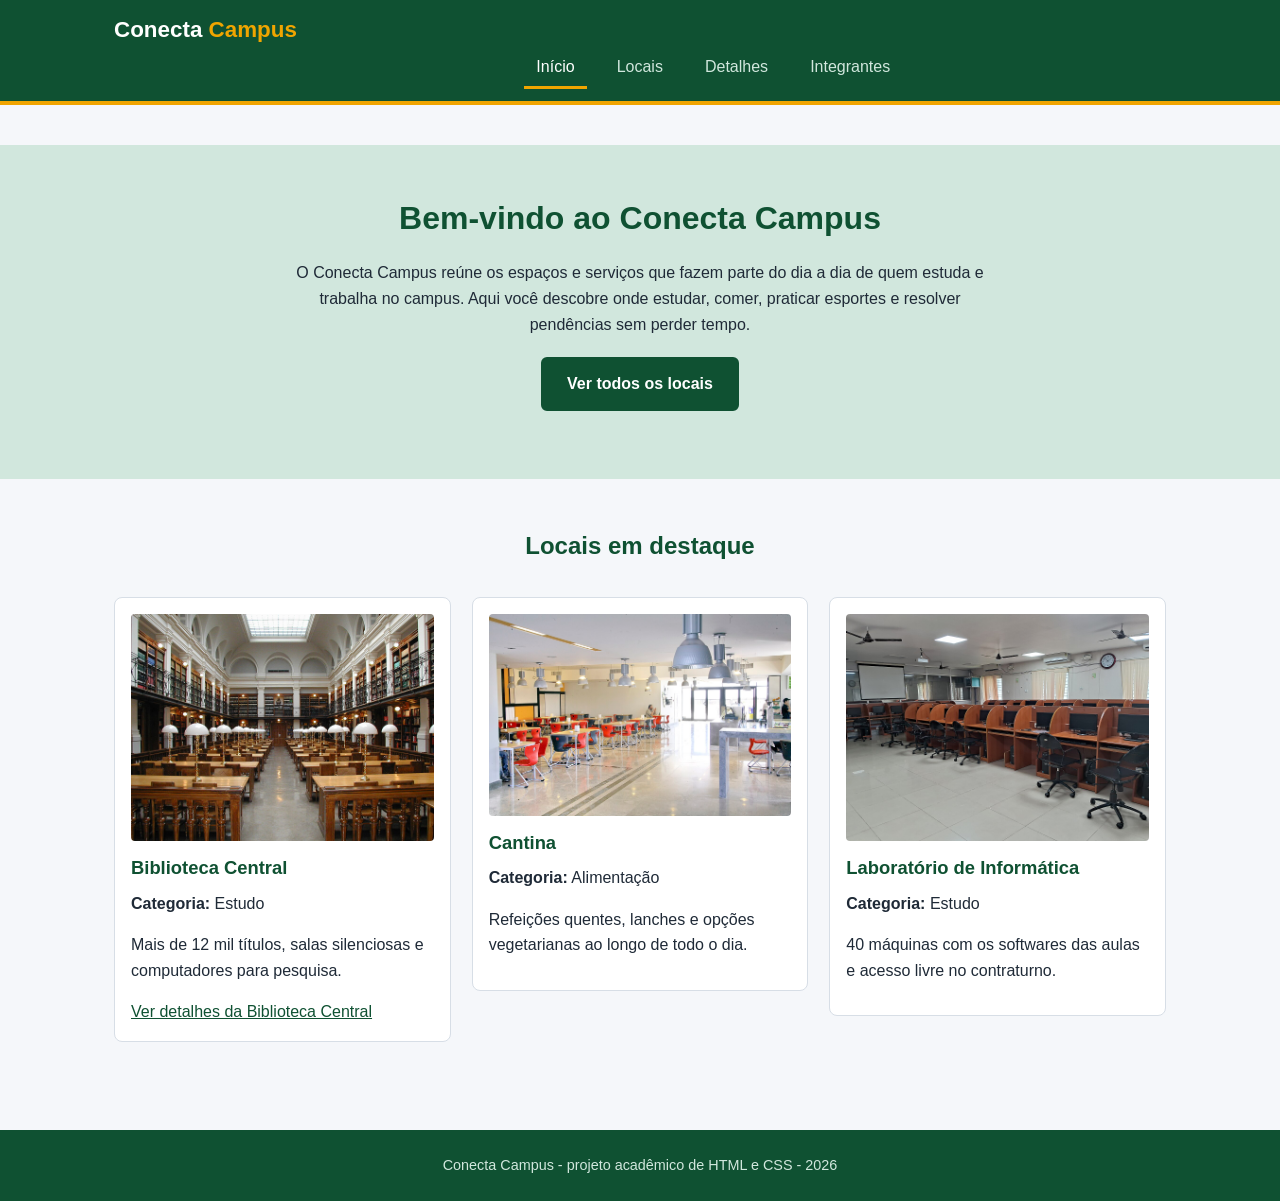
<file: index.html>
<!--
INTEGRANTES DO GRUPO
RM574943-ENZO BARBOSA FRASCA
RM575056-EVERSON DOMINGOS JUNIOR
RM575724-JOÃO GABRIEL DA SILVA LEITE
RM574448-CARLOS EDUARDO SCHMIDT COHEN
RM574414-MIGUEL FREIRE TREVISAN
-->
<!DOCTYPE html>
<html lang="pt-BR">
<head>
  <meta charset="UTF-8">
  <title>Início - Conecta Campus</title>
  <link rel="stylesheet" href="css/style.css">
</head>
<body>

  <!-- Cabeçalho (padrão do site) -->
  <header class="cabecalho">
    <div class="container">
      <a href="index.html" class="logo">Conecta <span>Campus</span></a>
      <nav aria-label="Menu principal">
        <ul class="menu">
          <li><a href="index.html" class="ativo">Início</a></li>
          <li><a href="locais.html">Locais</a></li>
          <li><a href="detalhes.html">Detalhes</a></li>
          <li><a href="integrantes.html">Integrantes</a></li>
        </ul>
      </nav>
    </div>
  </header>

  <main id="conteudo">

    <section class="hero">
      <div class="container">
        <h1>Bem-vindo ao Conecta Campus</h1>
        <p>O Conecta Campus reúne os espaços e serviços que fazem parte do dia a dia de quem estuda
        e trabalha no campus. Aqui você descobre onde estudar, comer, praticar esportes e resolver
        pendências sem perder tempo.</p>
        <p><a class="botao" href="locais.html">Ver todos os locais</a></p>
      </div>
    </section>

    <section class="destaques">
      <div class="container">
        <h2>Locais em destaque</h2>
        <div class="grade">

          <article class="card">
            <img src="img/biblioteca.jpg" alt="Estantes de livros e mesas de estudo da Biblioteca Central">
            <h3>Biblioteca Central</h3>
            <p><strong>Categoria:</strong> Estudo</p>
            <p>Mais de 12 mil títulos, salas silenciosas e computadores para pesquisa.</p>
            <a href="detalhes.html">Ver detalhes da Biblioteca Central</a>
          </article>

          <article class="card">
            <img src="img/cantina.jpg" alt="Balcão de atendimento e mesas da cantina do campus">
            <h3>Cantina</h3>
            <p><strong>Categoria:</strong> Alimentação</p>
            <p>Refeições quentes, lanches e opções vegetarianas ao longo de todo o dia.</p>
          </article>

          <article class="card">
            <img src="img/lab-informatica.jpg" alt="Fileiras de computadores do Laboratório de Informática">
            <h3>Laboratório de Informática</h3>
            <p><strong>Categoria:</strong> Estudo</p>
            <p>40 máquinas com os softwares das aulas e acesso livre no contraturno.</p>
          </article>

        </div>
      </div>
    </section>

  </main>

  <!-- Rodapé (padrão do site) -->
  <footer class="rodape">
    <div class="container">
      <p>Conecta Campus - projeto acadêmico de HTML e CSS - 2026</p>
    </div>
  </footer>

</body>
</html>
</file>
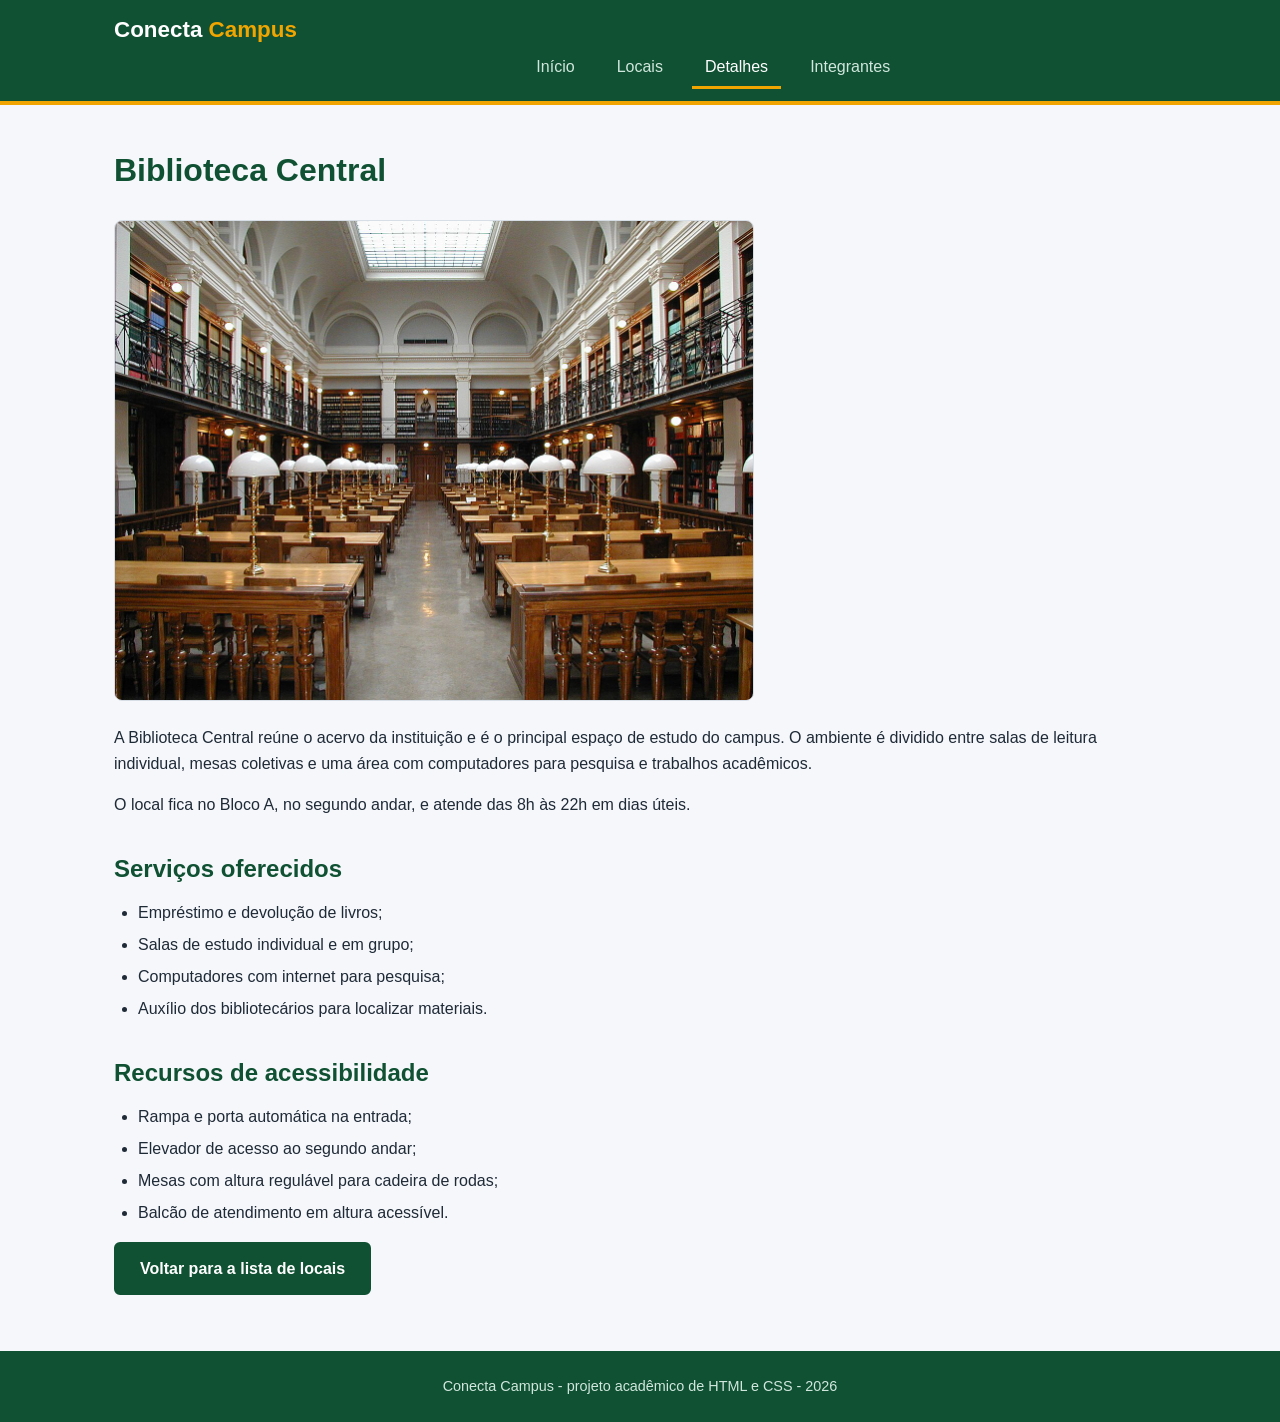
<file: detalhes.html>
<!--
INTEGRANTES DO GRUPO
RM574943-ENZO BARBOSA FRASCA
RM575056-EVERSON DOMINGOS JUNIOR
RM575724-JOÃO GABRIEL DA SILVA LEITE
RM574448-CARLOS EDUARDO SCHMIDT COHEN
RM574414-MIGUEL FREIRE TREVISAN
-->
<!DOCTYPE html>
<html lang="pt-BR">
<head>
  <meta charset="UTF-8">
  <title>Biblioteca Central - Conecta Campus</title>
  <link rel="stylesheet" href="css/style.css">
</head>
<body>

  <!-- Cabeçalho (padrão do site) -->
  <header class="cabecalho">
    <div class="container">
      <a href="index.html" class="logo">Conecta <span>Campus</span></a>
      <nav aria-label="Menu principal">
        <ul class="menu">
          <li><a href="index.html">Início</a></li>
          <li><a href="locais.html">Locais</a></li>
          <li><a href="detalhes.html" class="ativo">Detalhes</a></li>
          <li><a href="integrantes.html">Integrantes</a></li>
        </ul>
      </nav>
    </div>
  </header>

  <main id="conteudo">

    <section class="pagina detalhes">
      <div class="container">
        <h1>Biblioteca Central</h1>
        <img class="foto-local" src="img/biblioteca.jpg" alt="Estantes de livros e mesas de estudo da Biblioteca Central">
        <p>A Biblioteca Central reúne o acervo da instituição e é o principal espaço de estudo do
        campus. O ambiente é dividido entre salas de leitura individual, mesas coletivas e uma área
        com computadores para pesquisa e trabalhos acadêmicos.</p>
        <p>O local fica no Bloco A, no segundo andar, e atende das 8h às 22h em dias úteis.</p>

        <h2>Serviços oferecidos</h2>
        <ul>
          <li>Empréstimo e devolução de livros;</li>
          <li>Salas de estudo individual e em grupo;</li>
          <li>Computadores com internet para pesquisa;</li>
          <li>Auxílio dos bibliotecários para localizar materiais.</li>
        </ul>

        <h2>Recursos de acessibilidade</h2>
        <ul>
          <li>Rampa e porta automática na entrada;</li>
          <li>Elevador de acesso ao segundo andar;</li>
          <li>Mesas com altura regulável para cadeira de rodas;</li>
          <li>Balcão de atendimento em altura acessível.</li>
        </ul>

        <p><a class="botao" href="locais.html">Voltar para a lista de locais</a></p>
      </div>
    </section>

  </main>

  <!-- Rodapé (padrão do site) -->
  <footer class="rodape">
    <div class="container">
      <p>Conecta Campus - projeto acadêmico de HTML e CSS - 2026</p>
    </div>
  </footer>

</body>
</html>
</file>
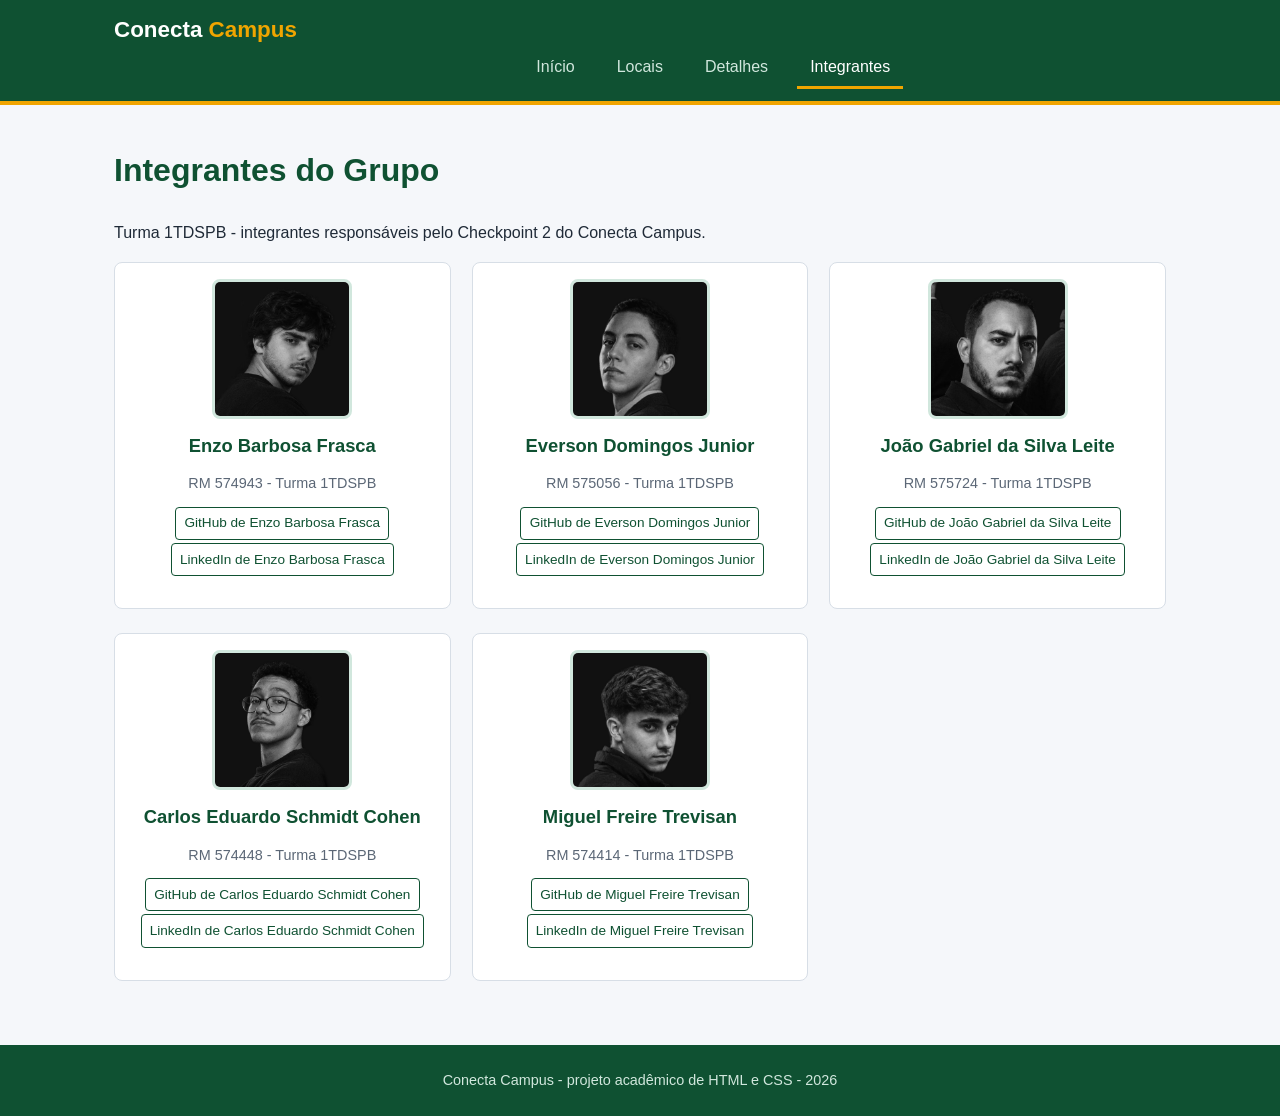
<file: integrantes.html>
<!--
INTEGRANTES DO GRUPO
RM574943-ENZO BARBOSA FRASCA
RM575056-EVERSON DOMINGOS JUNIOR
RM575724-JOÃO GABRIEL DA SILVA LEITE
RM574448-CARLOS EDUARDO SCHMIDT COHEN
RM574414-MIGUEL FREIRE TREVISAN
-->
<!DOCTYPE html>
<html lang="pt-BR">
<head>
  <meta charset="UTF-8">
  <title>Integrantes - Conecta Campus</title>
  <link rel="stylesheet" href="css/style.css">
</head>
<body>

  <!-- Cabeçalho (padrão do site) -->
  <header class="cabecalho">
    <div class="container">
      <a href="index.html" class="logo">Conecta <span>Campus</span></a>
      <nav aria-label="Menu principal">
        <ul class="menu">
          <li><a href="index.html">Início</a></li>
          <li><a href="locais.html">Locais</a></li>
          <li><a href="detalhes.html">Detalhes</a></li>
          <li><a href="integrantes.html" class="ativo">Integrantes</a></li>
        </ul>
      </nav>
    </div>
  </header>

  <main id="conteudo">

    <section class="pagina">
      <div class="container">
        <h1>Integrantes do Grupo</h1>
        <p>Turma 1TDSPB - integrantes responsáveis pelo Checkpoint 2 do Conecta Campus.</p>

        <div class="grade">

          <article class="integrante">
            <img src="img/equipe-enzo.jpg" alt="Foto de Enzo Barbosa Frasca">
            <h2>Enzo Barbosa Frasca</h2>
            <p class="dados">RM 574943 - Turma 1TDSPB</p>
            <p class="contatos">
              <a href="https://github.com/enzofrasca">GitHub de Enzo Barbosa Frasca</a>
              <a href="https://www.linkedin.com/in/enzo-frasca-768364275/">LinkedIn de Enzo Barbosa Frasca</a>
            </p>
          </article>

          <article class="integrante">
            <img src="img/equipe-everson.jpg" alt="Foto de Everson Domingos Junior">
            <h2>Everson Domingos Junior</h2>
            <p class="dados">RM 575056 - Turma 1TDSPB</p>
            <p class="contatos">
              <a href="https://github.com/Everson-Domingos-Junior">GitHub de Everson Domingos Junior</a>
              <a href="https://www.linkedin.com/in/everson-domingos-junior/">LinkedIn de Everson Domingos Junior</a>
            </p>
          </article>

          <article class="integrante">
            <img src="img/equipe-joao.jpg" alt="Foto de João Gabriel da Silva Leite">
            <h2>João Gabriel da Silva Leite</h2>
            <p class="dados">RM 575724 - Turma 1TDSPB</p>
            <p class="contatos">
              <a href="https://github.com/JGTI09">GitHub de João Gabriel da Silva Leite</a>
              <a href="https://www.linkedin.com/in/joao-gabriel-4a6137442/">LinkedIn de João Gabriel da Silva Leite</a>
            </p>
          </article>

          <article class="integrante">
            <img src="img/equipe-carlos.jpg" alt="Foto de Carlos Eduardo Schmidt Cohen">
            <h2>Carlos Eduardo Schmidt Cohen</h2>
            <p class="dados">RM 574448 - Turma 1TDSPB</p>
            <p class="contatos">
              <a href="https://github.com/schmidtcarlos15-arch">GitHub de Carlos Eduardo Schmidt Cohen</a>
              <a href="https://www.linkedin.com/in/carlos-schmidt-b08b95365/">LinkedIn de Carlos Eduardo Schmidt Cohen</a>
            </p>
          </article>

          <article class="integrante">
            <img src="img/equipe-miguel.jpg" alt="Foto de Miguel Freire Trevisan">
            <h2>Miguel Freire Trevisan</h2>
            <p class="dados">RM 574414 - Turma 1TDSPB</p>
            <p class="contatos">
              <a href="https://github.com/miguelfreiretrevisan">GitHub de Miguel Freire Trevisan</a>
              <a href="https://www.linkedin.com/in/miguel-freire-trevisan-b22800431/">LinkedIn de Miguel Freire Trevisan</a>
            </p>
          </article>

        </div>
      </div>
    </section>

  </main>

  <!-- Rodapé (padrão do site) -->
  <footer class="rodape">
    <div class="container">
      <p>Conecta Campus - projeto acadêmico de HTML e CSS - 2026</p>
    </div>
  </footer>

</body>
</html>
</file>
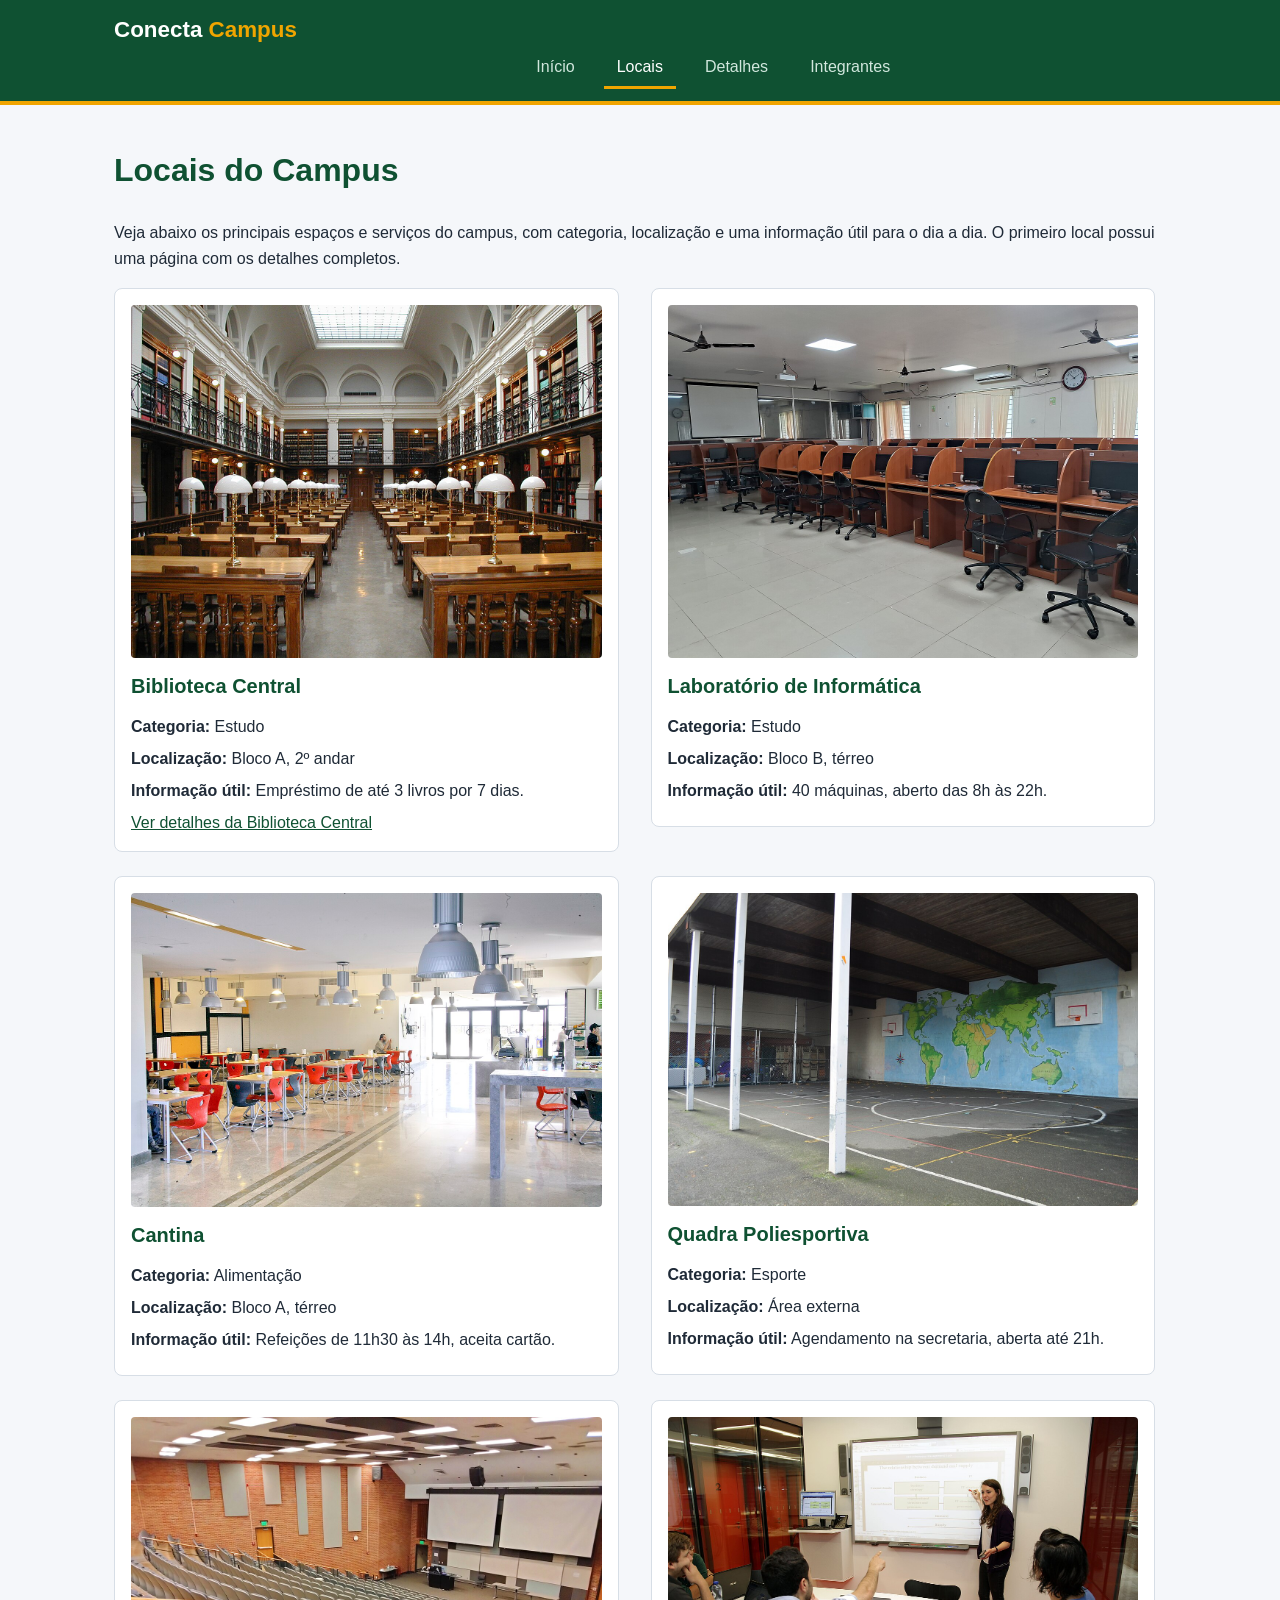
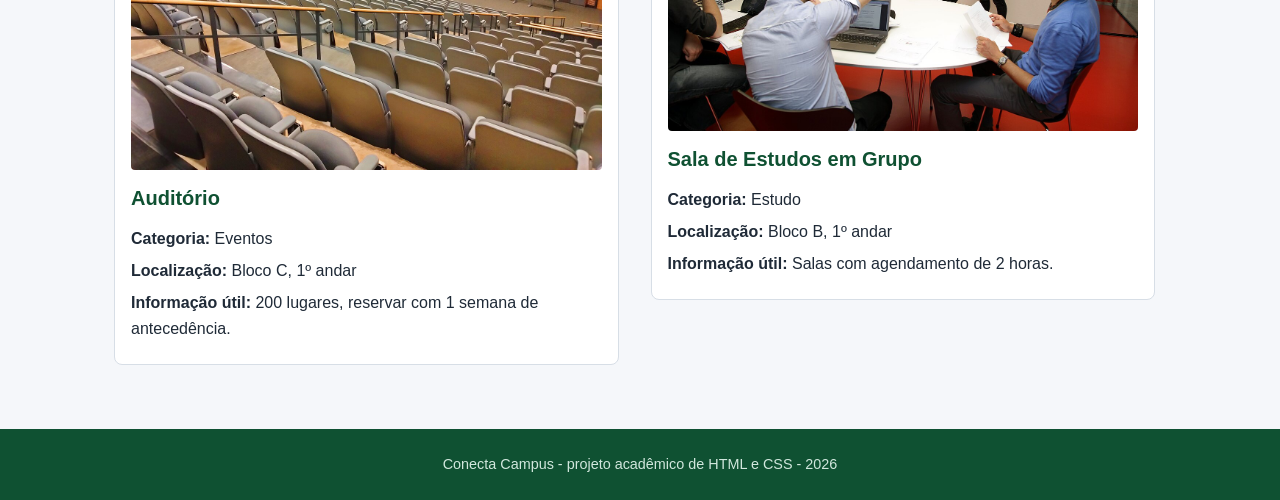
<file: locais.html>
<!--
INTEGRANTES DO GRUPO
RM574943-ENZO BARBOSA FRASCA
RM575056-EVERSON DOMINGOS JUNIOR
RM575724-JOÃO GABRIEL DA SILVA LEITE
RM574448-CARLOS EDUARDO SCHMIDT COHEN
RM574414-MIGUEL FREIRE TREVISAN
-->
<!DOCTYPE html>
<html lang="pt-BR">
<head>
  <meta charset="UTF-8">
  <title>Locais - Conecta Campus</title>
  <link rel="stylesheet" href="css/style.css">
</head>
<body>

  <!-- Cabeçalho (padrão do site) -->
  <header class="cabecalho">
    <div class="container">
      <a href="index.html" class="logo">Conecta <span>Campus</span></a>
      <nav aria-label="Menu principal">
        <ul class="menu">
          <li><a href="index.html">Início</a></li>
          <li><a href="locais.html" class="ativo">Locais</a></li>
          <li><a href="detalhes.html">Detalhes</a></li>
          <li><a href="integrantes.html">Integrantes</a></li>
        </ul>
      </nav>
    </div>
  </header>

  <main id="conteudo">

    <section class="pagina">
      <div class="container">
        <h1>Locais do Campus</h1>
        <p>Veja abaixo os principais espaços e serviços do campus, com categoria, localização e uma
        informação útil para o dia a dia. O primeiro local possui uma página com os detalhes completos.</p>

        <div class="lista-locais">

          <article class="card-local">
            <img src="img/biblioteca.jpg" alt="Estantes de livros e mesas de estudo da Biblioteca Central">
            <h2>Biblioteca Central</h2>
            <p><strong>Categoria:</strong> Estudo</p>
            <p><strong>Localização:</strong> Bloco A, 2º andar</p>
            <p><strong>Informação útil:</strong> Empréstimo de até 3 livros por 7 dias.</p>
            <a href="detalhes.html">Ver detalhes da Biblioteca Central</a>
          </article>

          <article class="card-local">
            <img src="img/lab-informatica.jpg" alt="Fileiras de computadores do Laboratório de Informática">
            <h2>Laboratório de Informática</h2>
            <p><strong>Categoria:</strong> Estudo</p>
            <p><strong>Localização:</strong> Bloco B, térreo</p>
            <p><strong>Informação útil:</strong> 40 máquinas, aberto das 8h às 22h.</p>
          </article>

          <article class="card-local">
            <img src="img/cantina.jpg" alt="Balcão de atendimento e mesas da cantina do campus">
            <h2>Cantina</h2>
            <p><strong>Categoria:</strong> Alimentação</p>
            <p><strong>Localização:</strong> Bloco A, térreo</p>
            <p><strong>Informação útil:</strong> Refeições de 11h30 às 14h, aceita cartão.</p>
          </article>

          <article class="card-local">
            <img src="img/quadra.jpg" alt="Quadra poliesportiva coberta com cesta de basquete e mural pintado na parede">
            <h2>Quadra Poliesportiva</h2>
            <p><strong>Categoria:</strong> Esporte</p>
            <p><strong>Localização:</strong> Área externa</p>
            <p><strong>Informação útil:</strong> Agendamento na secretaria, aberta até 21h.</p>
          </article>

          <article class="card-local">
            <img src="img/auditorio.jpg" alt="Poltronas e palco do auditório do campus">
            <h2>Auditório</h2>
            <p><strong>Categoria:</strong> Eventos</p>
            <p><strong>Localização:</strong> Bloco C, 1º andar</p>
            <p><strong>Informação útil:</strong> 200 lugares, reservar com 1 semana de antecedência.</p>
          </article>

          <article class="card-local">
            <img src="img/sala-estudos.jpg" alt="Alunos estudando juntos na sala de estudos em grupo">
            <h2>Sala de Estudos em Grupo</h2>
            <p><strong>Categoria:</strong> Estudo</p>
            <p><strong>Localização:</strong> Bloco B, 1º andar</p>
            <p><strong>Informação útil:</strong> Salas com agendamento de 2 horas.</p>
          </article>

        </div>
      </div>
    </section>

  </main>

  <!-- Rodapé (padrão do site) -->
  <footer class="rodape">
    <div class="container">
      <p>Conecta Campus - projeto acadêmico de HTML e CSS - 2026</p>
    </div>
  </footer>

</body>
</html>
</file>
<file: css/style.css>
/*
INTEGRANTES DO GRUPO
RM574943-ENZO BARBOSA FRASCA
RM575056-EVERSON DOMINGOS JUNIOR
RM575724-JOÃO GABRIEL DA SILVA LEITE
RM574448-CARLOS EDUARDO SCHMIDT COHEN
RM574414-MIGUEL FREIRE TREVISAN
*/

/* Reset */
* {
  margin: 0;
  padding: 0;
  box-sizing: border-box;
}

/* Base da tipografia */
html {
  font-size: 100%;
}

body {
  font-family: Arial, Helvetica, sans-serif;
  font-size: 1rem;
  line-height: 1.6;
  color: #1f2a37;
  background-color: #f5f7fa;
}

h1 {
  font-size: 2rem;
  margin-bottom: 1rem;
}

h2 {
  font-size: 1.5rem;
  margin-bottom: 0.75rem;
}

h3 {
  font-size: 1.15rem;
  margin-bottom: 0.5rem;
}

p {
  margin-bottom: 1rem;
}

ul {
  margin: 0 0 1rem 1.5rem;
}

li {
  margin-bottom: 0.4rem;
}

a {
  color: #0f5132;
}

img {
  display: block;
  max-width: 100%;
}

/* Estrutura geral */
.container {
  width: 100%;
  max-width: 1100px;
  margin: 0 auto;
  padding: 0 1.5rem;
}

#conteudo {
  display: block;
  padding: 2.5rem 0;
}

/* Cabecalho */
.cabecalho {
  background-color: #0f5132;
  border-bottom: 4px solid #f0a500;
  padding: 0.75rem 0;
}

.cabecalho .container {
  font-size: 0;
}

.logo {
  display: inline-block;
  width: 25%;
  font-size: 1.4rem;
  font-weight: bold;
  color: #ffffff;
  text-decoration: none;
  vertical-align: middle;
}

.logo span {
  color: #f0a500;
}

.menu {
  display: inline-block;
  width: 75%;
  margin: 0;
  list-style: none;
  text-align: right;
  vertical-align: middle;
  font-size: 1rem;
}

.menu li {
  display: inline-block;
  margin: 0 0 0 0.75rem;
}

.menu a {
  display: inline-block;
  padding: 0.4rem 0.8rem;
  color: #d1e7dd;
  text-decoration: none;
  border-bottom: 3px solid transparent;
}

.menu a:hover {
  color: #ffffff;
  border-bottom-color: #ffffff;
}

.menu a:focus-visible {
  outline: 3px solid #f0a500;
  outline-offset: 2px;
}

.menu a.ativo {
  color: #ffffff;
  border-bottom-color: #f0a500;
}

/* Destaque principal */
.hero {
  background-color: #d1e7dd;
  padding: 3rem 0;
  text-align: center;
}

.hero h1 {
  color: #0f5132;
  margin-bottom: 1rem;
}

.hero p {
  max-width: 720px;
  margin: 0 auto 1.25rem;
}

.botao {
  display: inline-block;
  padding: 0.75em 1.5em;
  background-color: #0f5132;
  color: #ffffff;
  font-size: 1rem;
  font-weight: bold;
  text-decoration: none;
  border: 2px solid #0f5132;
  border-radius: 6px;
}

.botao:hover {
  background-color: #082e1d;
  border-color: #082e1d;
}

.botao:focus-visible {
  outline: 3px solid #f0a500;
  outline-offset: 2px;
}

/* Locais em destaque */
.destaques {
  padding: 3rem 0 1.5rem;
}

.destaques h2 {
  text-align: center;
  color: #0f5132;
  margin-bottom: 2rem;
}

/* Grade de cards (inline-block para ficarem lado a lado) */
.grade {
  font-size: 0;
}

.card {
  display: inline-block;
  vertical-align: top;
  width: 32%;
  margin: 0 2% 1.5rem 0;
  padding: 1rem;
  background-color: #ffffff;
  border: 1px solid #d7dee6;
  border-radius: 8px;
  font-size: 1rem;
  text-align: left;
}

.grade .card:nth-child(3n) {
  margin-right: 0;
}

.card img {
  margin-bottom: 0.75rem;
  border-radius: 4px;
}

.card h3 {
  color: #0f5132;
}

/* Paginas internas */
.pagina h1 {
  color: #0f5132;
  margin-bottom: 1.5rem;
}

.lista-locais {
  font-size: 0;
}

.card-local {
  display: inline-block;
  vertical-align: top;
  width: 48%;
  margin: 0 3% 1.5rem 0;
  padding: 1rem;
  background-color: #ffffff;
  border: 1px solid #d7dee6;
  border-radius: 8px;
  font-size: 1rem;
}

.lista-locais .card-local:nth-child(2n) {
  margin-right: 0;
}

.card-local img {
  margin-bottom: 0.75rem;
  border-radius: 4px;
}

.card-local h2 {
  color: #0f5132;
  font-size: 1.25rem;
}

.card-local p {
  margin-bottom: 0.4rem;
}

/* Detalhes do local */
.detalhes .foto-local {
  width: 100%;
  max-width: 640px;
  margin-bottom: 1.5rem;
  border: 1px solid #d7dee6;
  border-radius: 8px;
}

.detalhes h2 {
  color: #0f5132;
  margin-top: 2rem;
  margin-bottom: 0.75rem;
}

.detalhes ul {
  max-width: 640px;
}

/* Rodape */
.rodape {
  background-color: #0f5132;
  color: #d1e7dd;
  padding: 1.5rem 0;
  text-align: center;
}

.rodape p {
  margin-bottom: 0;
  font-size: 0.9rem;
}

/* Integrantes */
.integrante {
  display: inline-block;
  vertical-align: top;
  width: 32%;
  margin: 0 2% 1.5rem 0;
  padding: 1rem;
  background-color: #ffffff;
  border: 1px solid #d7dee6;
  border-radius: 8px;
  font-size: 1rem;
  text-align: center;
}

.grade .integrante:nth-child(3n) {
  margin-right: 0;
}

.integrante img {
  width: 140px;
  height: auto;
  margin: 0 auto 0.75rem;
  border: 3px solid #d1e7dd;
  border-radius: 8px;
}

.integrante h2 {
  color: #0f5132;
  font-size: 1.15rem;
}

.integrante .dados {
  color: #5b6776;
  font-size: 0.9rem;
  margin-bottom: 0.5rem;
}

.integrante .contatos a {
  display: inline-block;
  margin: 0.2rem 0.35rem 0;
  padding: 0.35em 0.6em;
  border: 1px solid #0f5132;
  border-radius: 4px;
  font-size: 0.85rem;
  text-decoration: none;
}

.integrante .contatos a:hover,
.integrante .contatos a:focus-visible {
  background-color: #0f5132;
  color: #ffffff;
}

/* Foco visivel em qualquer link do site */
a:focus-visible {
  outline: 3px solid #f0a500;
  outline-offset: 2px;
}
</file>
